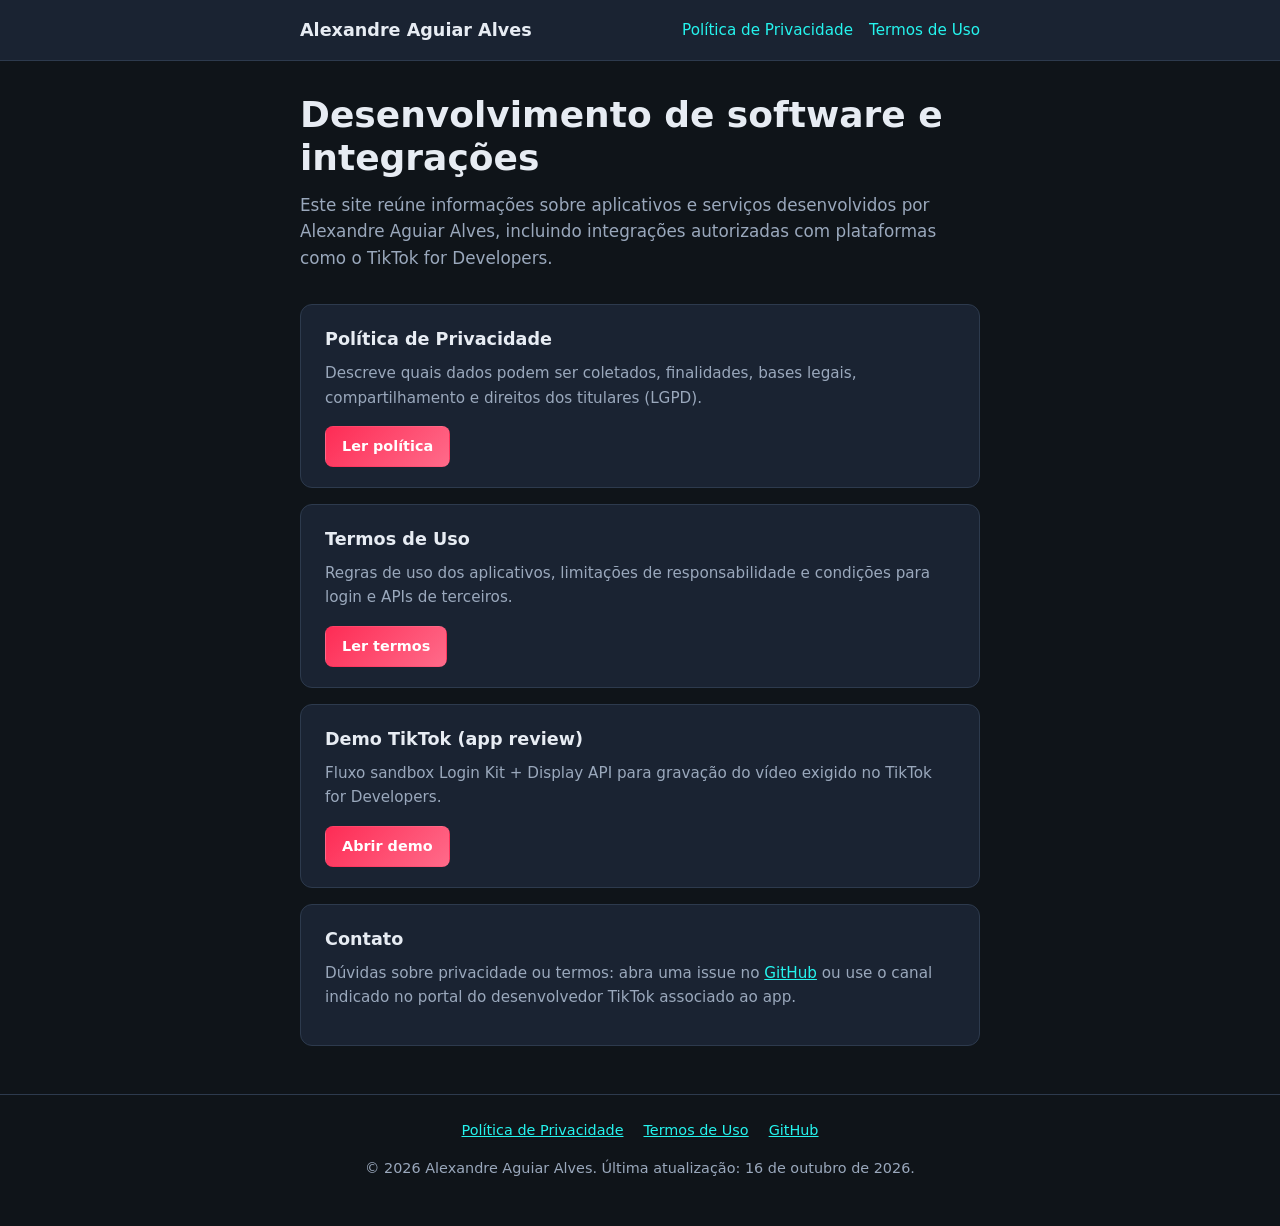
<file: index.html>
<!DOCTYPE html>
<html lang="pt-BR">
  <head>
    <meta charset="utf-8" />
    <meta name="viewport" content="width=device-width, initial-scale=1" />
    <meta
      name="description"
      content="Site oficial de Alexandre Aguiar Alves — aplicativos e integrações com APIs de plataformas sociais."
    />
    <title>Alexandre Aguiar Alves — Desenvolvimento de software</title>
    <link rel="stylesheet" href="assets/styles.css" />
  </head>
  <body>
    <header class="site-header">
      <div class="site-header-inner">
        <a class="brand" href="index.html">Alexandre Aguiar Alves</a>
        <nav class="nav-links" aria-label="Legal">
          <a href="/privacy-policy/">Política de Privacidade</a>
          <a href="/terms-of-service/">Termos de Uso</a>
        </nav>
      </div>
    </header>

    <main>
      <section class="hero">
        <h1>Desenvolvimento de software e integrações</h1>
        <p>
          Este site reúne informações sobre aplicativos e serviços desenvolvidos por
          Alexandre Aguiar Alves, incluindo integrações autorizadas com plataformas
          como o TikTok for Developers.
        </p>
      </section>

      <div class="card-grid">
        <article class="card">
          <h2>Política de Privacidade</h2>
          <p>
            Descreve quais dados podem ser coletados, finalidades, bases legais,
            compartilhamento e direitos dos titulares (LGPD).
          </p>
          <a class="btn btn-primary" href="/privacy-policy/">Ler política</a>
        </article>

        <article class="card">
          <h2>Termos de Uso</h2>
          <p>
            Regras de uso dos aplicativos, limitações de responsabilidade e condições
            para login e APIs de terceiros.
          </p>
          <a class="btn btn-primary" href="/terms-of-service/">Ler termos</a>
        </article>

        <article class="card">
          <h2>Demo TikTok (app review)</h2>
          <p>
            Fluxo sandbox Login Kit + Display API para gravação do vídeo exigido no
            TikTok for Developers.
          </p>
          <a class="btn btn-primary" href="/demo/">Abrir demo</a>
        </article>

        <article class="card">
          <h2>Contato</h2>
          <p>
            Dúvidas sobre privacidade ou termos: abra uma issue no
            <a href="https://github.com/alexandreaguiaralves">GitHub</a> ou use o
            canal indicado no portal do desenvolvedor TikTok associado ao app.
          </p>
        </article>
      </div>
    </main>

    <footer class="site-footer">
      <div class="footer-links">
        <a href="/privacy-policy/">Política de Privacidade</a>
        <a href="/terms-of-service/">Termos de Uso</a>
        <a href="https://github.com/alexandreaguiaralves">GitHub</a>
      </div>
      <p>© 2026 Alexandre Aguiar Alves. Última atualização: 16 de outubro de 2026.</p>
    </footer>
  </body>
</html>
</file>
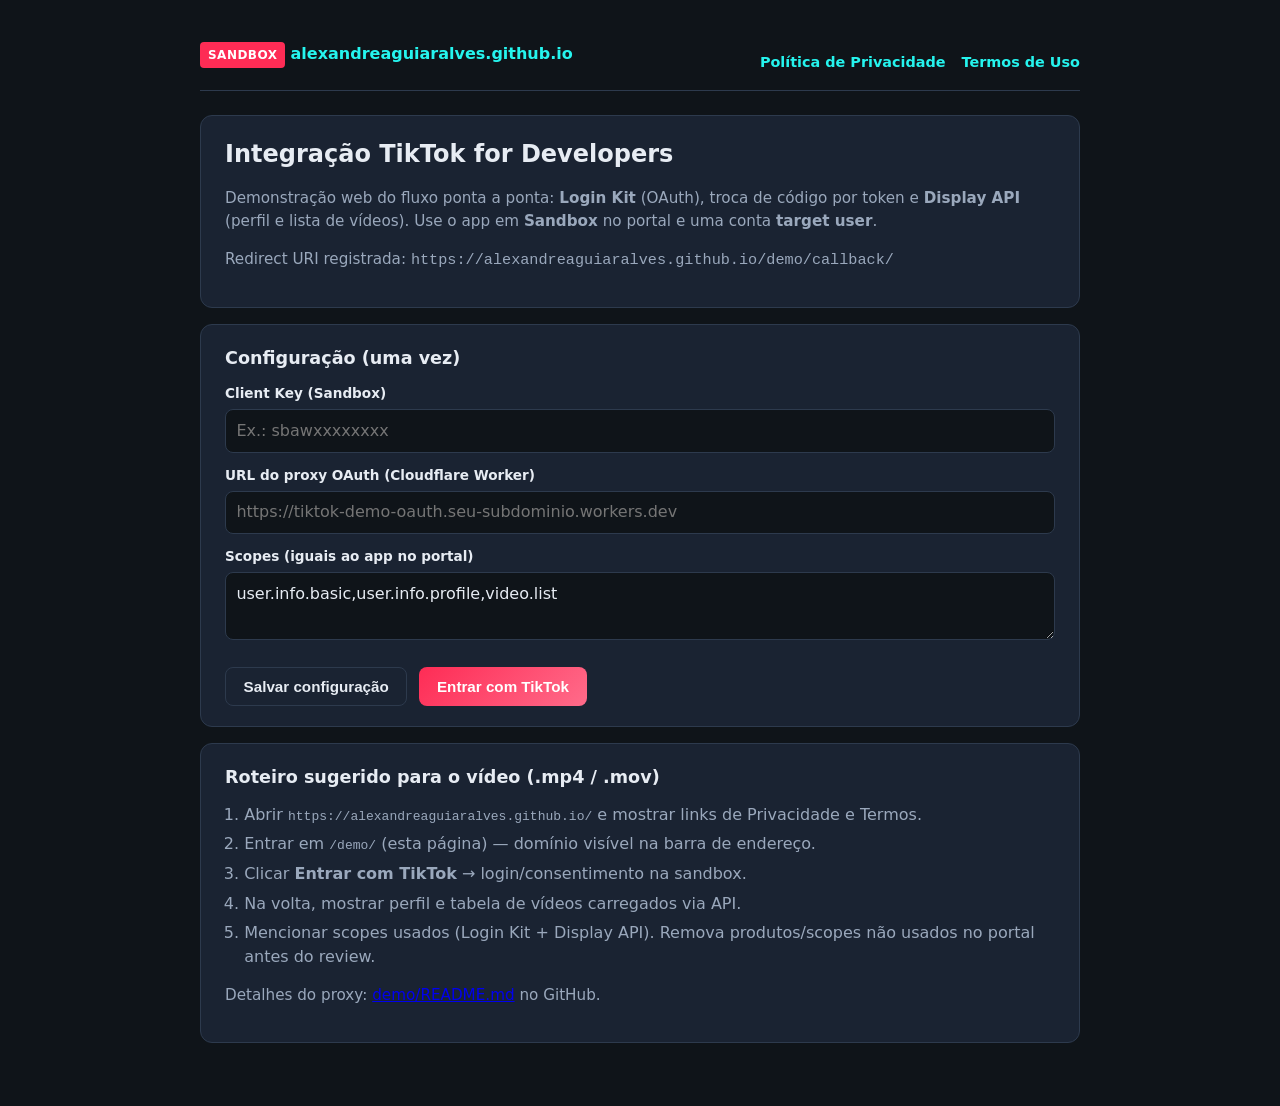
<file: demo/index.html>
<!DOCTYPE html>
<html lang="pt-BR">
  <head>
    <meta charset="utf-8" />
    <meta name="viewport" content="width=device-width, initial-scale=1" />
    <title>Demo TikTok — Login Kit &amp; Display API</title>
    <link rel="stylesheet" href="assets/demo.css" />
  </head>
  <body class="demo-body">
    <div class="demo-wrap">
      <header class="demo-header">
        <div>
          <span class="demo-badge">Sandbox</span>
          <a href="/">alexandreaguiaralves.github.io</a>
        </div>
        <nav class="demo-legal" aria-label="Legal">
          <a href="/privacy-policy/">Política de Privacidade</a>
          <a href="/terms-of-service/">Termos de Uso</a>
        </nav>
      </header>

      <section class="demo-panel">
        <h1>Integração TikTok for Developers</h1>
        <p class="demo-muted">
          Demonstração web do fluxo ponta a ponta: <strong>Login Kit</strong> (OAuth),
          troca de código por token e <strong>Display API</strong> (perfil e lista de vídeos).
          Use o app em <strong>Sandbox</strong> no portal e uma conta <strong>target user</strong>.
        </p>
        <p class="demo-muted">
          Redirect URI registrada:
          <code>https://alexandreaguiaralves.github.io/demo/callback/</code>
        </p>
      </section>

      <section class="demo-panel">
        <h2>Configuração (uma vez)</h2>
        <form id="demo-setup-form">
          <label class="demo-label" for="client-key">Client Key (Sandbox)</label>
          <input
            class="demo-input"
            id="client-key"
            name="clientKey"
            autocomplete="off"
            placeholder="Ex.: sbawxxxxxxxx"
          />

          <label class="demo-label" for="proxy-url">URL do proxy OAuth (Cloudflare Worker)</label>
          <input
            class="demo-input"
            id="proxy-url"
            name="proxyUrl"
            autocomplete="off"
            placeholder="https://tiktok-demo-oauth.seu-subdominio.workers.dev"
          />

          <label class="demo-label" for="scopes">Scopes (iguais ao app no portal)</label>
          <textarea class="demo-textarea" id="scopes" name="scopes"></textarea>

          <div class="demo-actions">
            <button class="demo-btn demo-btn-secondary" type="submit">Salvar configuração</button>
            <button class="demo-btn demo-btn-tiktok" type="button" id="login-btn">
              Entrar com TikTok
            </button>
          </div>
        </form>
        <div id="demo-status" class="demo-status demo-hidden" role="status"></div>
      </section>

      <section class="demo-panel">
        <h2>Roteiro sugerido para o vídeo (.mp4 / .mov)</h2>
        <ol class="demo-steps">
          <li>Abrir <code>https://alexandreaguiaralves.github.io/</code> e mostrar links de Privacidade e Termos.</li>
          <li>Entrar em <code>/demo/</code> (esta página) — domínio visível na barra de endereço.</li>
          <li>Clicar <strong>Entrar com TikTok</strong> → login/consentimento na sandbox.</li>
          <li>Na volta, mostrar perfil e tabela de vídeos carregados via API.</li>
          <li>Mencionar scopes usados (Login Kit + Display API). Remova produtos/scopes não usados no portal antes do review.</li>
        </ol>
        <p class="demo-muted">
          Detalhes do proxy:
          <a href="https://github.com/alexandreaguiaralves/alexandreaguiaralves.github.io/blob/master/demo/README.md"
            >demo/README.md</a
          >
          no GitHub.
        </p>
      </section>
    </div>
    <script src="assets/demo.js"></script>
  </body>
</html>
</file>
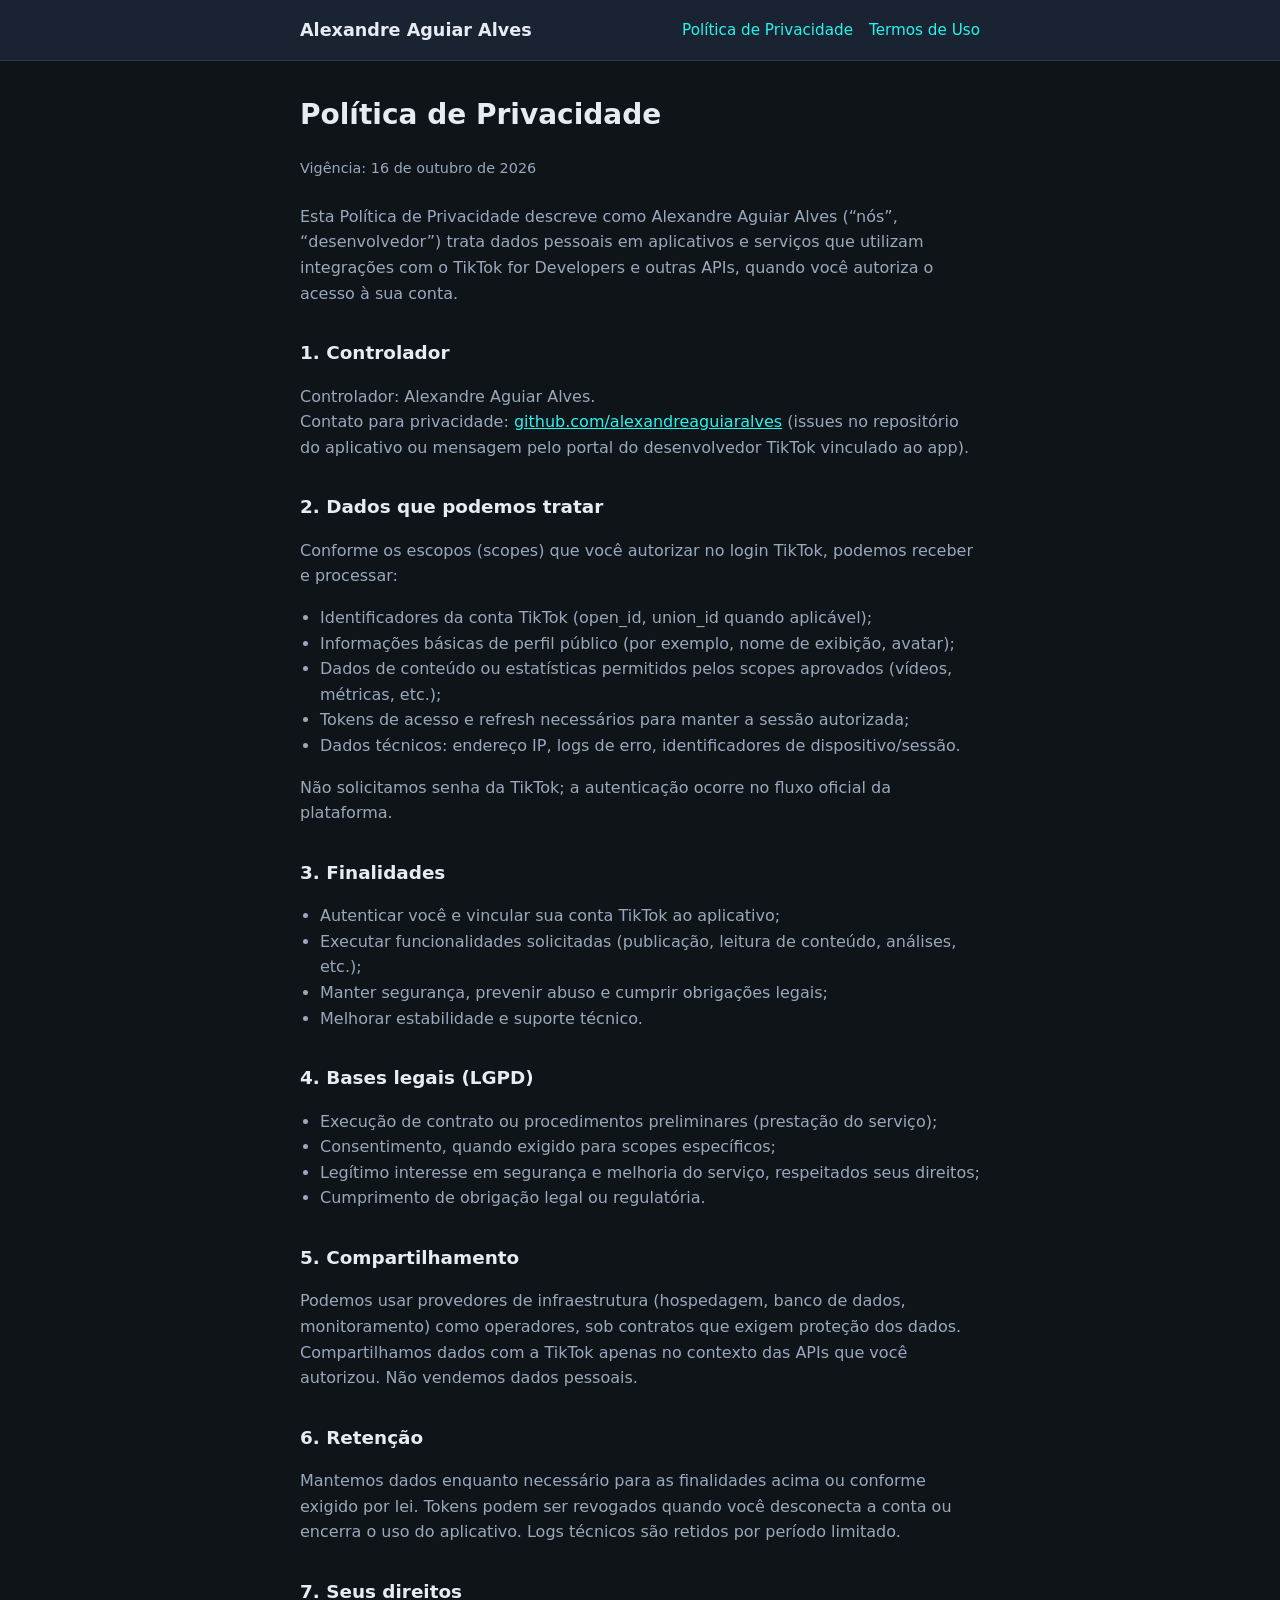
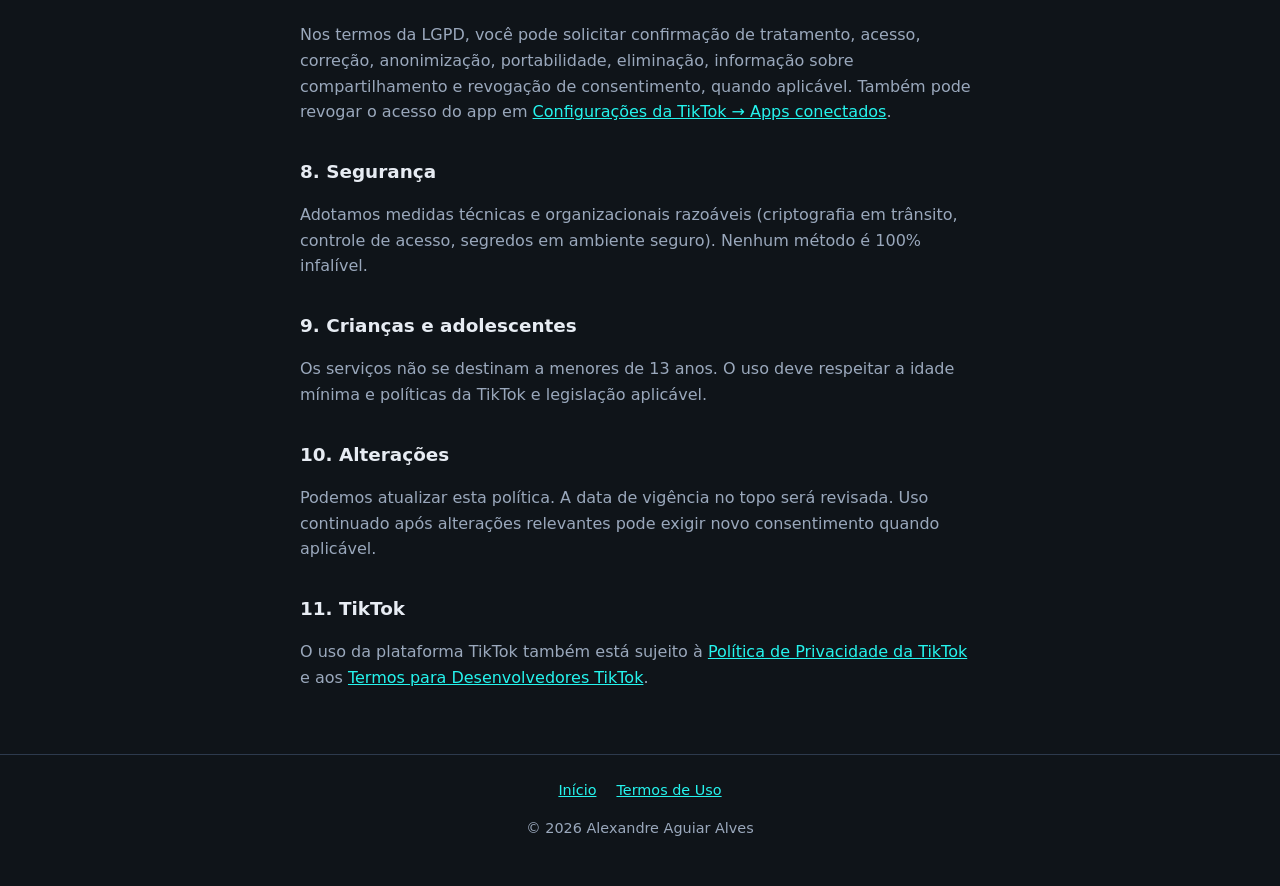
<file: privacy-policy/index.html>
<!DOCTYPE html>
<html lang="pt-BR">
  <head>
    <meta charset="utf-8" />
    <meta name="viewport" content="width=device-width, initial-scale=1" />
    <link rel="canonical" href="https://alexandreaguiaralves.github.io/privacy-policy/" />
    <title>Política de Privacidade — Alexandre Aguiar Alves</title>
    <link rel="stylesheet" href="../assets/styles.css" />
  </head>
  <body>
    <header class="site-header">
      <div class="site-header-inner">
        <a class="brand" href="/">Alexandre Aguiar Alves</a>
        <nav class="nav-links" aria-label="Legal">
          <a href="/privacy-policy/">Política de Privacidade</a>
          <a href="/terms-of-service/">Termos de Uso</a>
        </nav>
      </div>
    </header>

    <main class="legal">
      <h1>Política de Privacidade</h1>
      <p class="meta">Vigência: 16 de outubro de 2026</p>

      <p>
        Esta Política de Privacidade descreve como Alexandre Aguiar Alves (“nós”,
        “desenvolvedor”) trata dados pessoais em aplicativos e serviços que utilizam
        integrações com o TikTok for Developers e outras APIs, quando você autoriza
        o acesso à sua conta.
      </p>

      <h2>1. Controlador</h2>
      <p>
        Controlador: Alexandre Aguiar Alves.<br />
        Contato para privacidade:
        <a href="https://github.com/alexandreaguiaralves">github.com/alexandreaguiaralves</a>
        (issues no repositório do aplicativo ou mensagem pelo portal do desenvolvedor
        TikTok vinculado ao app).
      </p>

      <h2>2. Dados que podemos tratar</h2>
      <p>Conforme os escopos (scopes) que você autorizar no login TikTok, podemos receber e processar:</p>
      <ul>
        <li>Identificadores da conta TikTok (open_id, union_id quando aplicável);</li>
        <li>Informações básicas de perfil público (por exemplo, nome de exibição, avatar);</li>
        <li>Dados de conteúdo ou estatísticas permitidos pelos scopes aprovados (vídeos, métricas, etc.);</li>
        <li>Tokens de acesso e refresh necessários para manter a sessão autorizada;</li>
        <li>Dados técnicos: endereço IP, logs de erro, identificadores de dispositivo/sessão.</li>
      </ul>
      <p>Não solicitamos senha da TikTok; a autenticação ocorre no fluxo oficial da plataforma.</p>

      <h2>3. Finalidades</h2>
      <ul>
        <li>Autenticar você e vincular sua conta TikTok ao aplicativo;</li>
        <li>Executar funcionalidades solicitadas (publicação, leitura de conteúdo, análises, etc.);</li>
        <li>Manter segurança, prevenir abuso e cumprir obrigações legais;</li>
        <li>Melhorar estabilidade e suporte técnico.</li>
      </ul>

      <h2>4. Bases legais (LGPD)</h2>
      <ul>
        <li>Execução de contrato ou procedimentos preliminares (prestação do serviço);</li>
        <li>Consentimento, quando exigido para scopes específicos;</li>
        <li>Legítimo interesse em segurança e melhoria do serviço, respeitados seus direitos;</li>
        <li>Cumprimento de obrigação legal ou regulatória.</li>
      </ul>

      <h2>5. Compartilhamento</h2>
      <p>
        Podemos usar provedores de infraestrutura (hospedagem, banco de dados, monitoramento)
        como operadores, sob contratos que exigem proteção dos dados. Compartilhamos dados
        com a TikTok apenas no contexto das APIs que você autorizou. Não vendemos dados pessoais.
      </p>

      <h2>6. Retenção</h2>
      <p>
        Mantemos dados enquanto necessário para as finalidades acima ou conforme exigido
        por lei. Tokens podem ser revogados quando você desconecta a conta ou encerra o uso
        do aplicativo. Logs técnicos são retidos por período limitado.
      </p>

      <h2>7. Seus direitos</h2>
      <p>
        Nos termos da LGPD, você pode solicitar confirmação de tratamento, acesso, correção,
        anonimização, portabilidade, eliminação, informação sobre compartilhamento e revogação
        de consentimento, quando aplicável. Também pode revogar o acesso do app em
        <a href="https://www.tiktok.com/setting/account/manage-app" rel="noopener noreferrer">Configurações da TikTok → Apps conectados</a>.
      </p>

      <h2>8. Segurança</h2>
      <p>
        Adotamos medidas técnicas e organizacionais razoáveis (criptografia em trânsito,
        controle de acesso, segredos em ambiente seguro). Nenhum método é 100% infalível.
      </p>

      <h2>9. Crianças e adolescentes</h2>
      <p>
        Os serviços não se destinam a menores de 13 anos. O uso deve respeitar a idade
        mínima e políticas da TikTok e legislação aplicável.
      </p>

      <h2>10. Alterações</h2>
      <p>
        Podemos atualizar esta política. A data de vigência no topo será revisada.
        Uso continuado após alterações relevantes pode exigir novo consentimento quando
        aplicável.
      </p>

      <h2>11. TikTok</h2>
      <p>
        O uso da plataforma TikTok também está sujeito à
        <a href="https://www.tiktok.com/legal/page/global/privacy-policy/en" rel="noopener noreferrer">Política de Privacidade da TikTok</a>
        e aos
        <a href="https://www.tiktok.com/legal/page/global/tik-tok-developer-terms-of-service/en" rel="noopener noreferrer">Termos para Desenvolvedores TikTok</a>.
      </p>
    </main>

    <footer class="site-footer">
      <div class="footer-links">
        <a href="/">Início</a>
        <a href="/terms-of-service/">Termos de Uso</a>
      </div>
      <p>© 2026 Alexandre Aguiar Alves</p>
    </footer>
  </body>
</html>
</file>
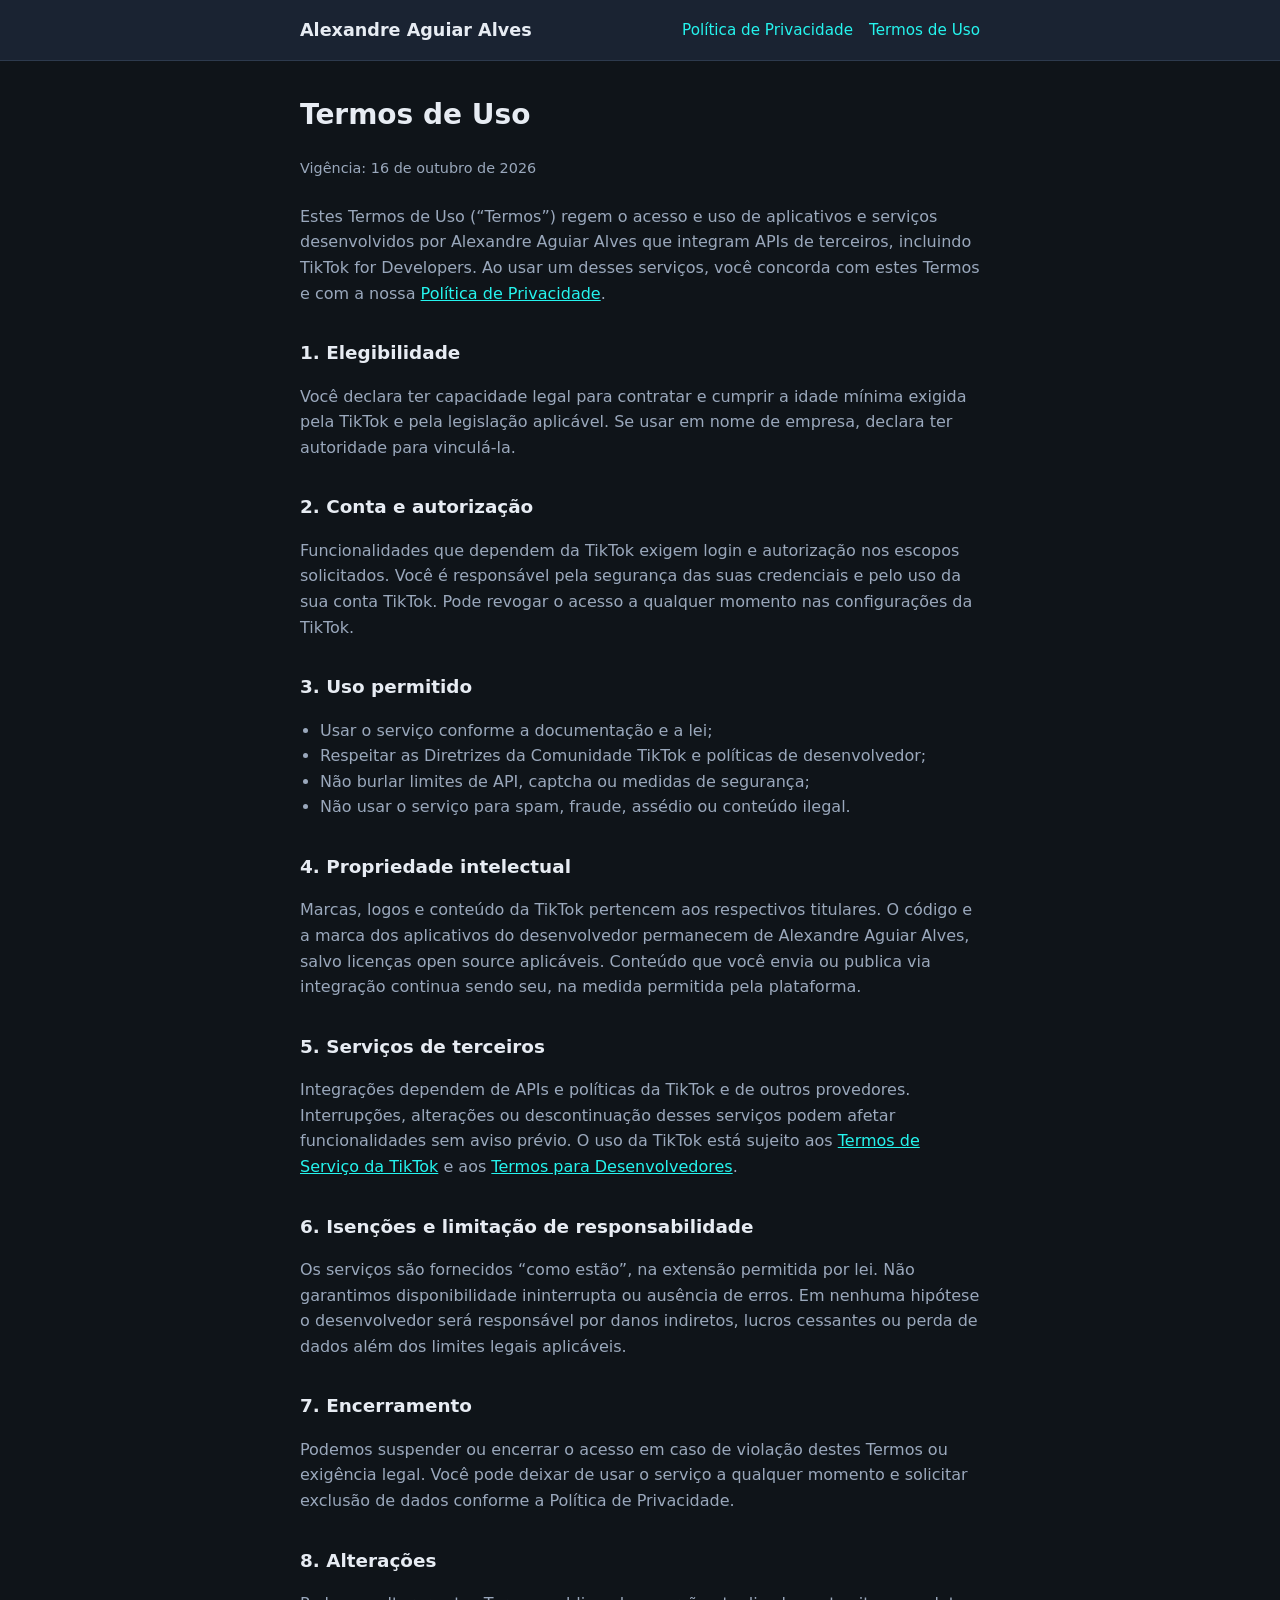
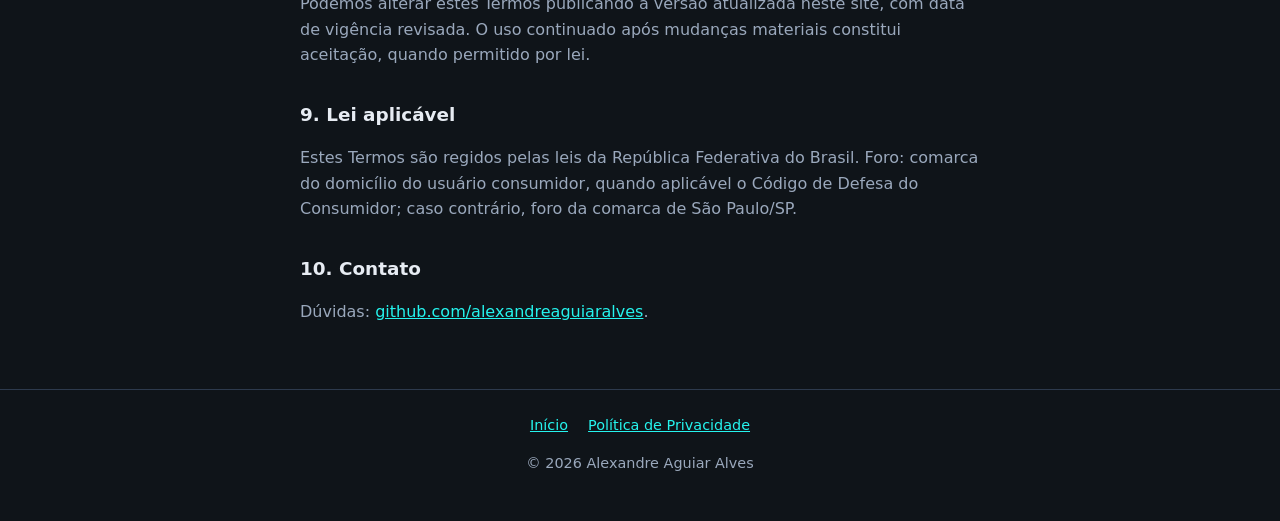
<file: terms-of-service/index.html>
<!DOCTYPE html>
<html lang="pt-BR">
  <head>
    <meta charset="utf-8" />
    <meta name="viewport" content="width=device-width, initial-scale=1" />
    <link rel="canonical" href="https://alexandreaguiaralves.github.io/terms-of-service/" />
    <title>Termos de Uso — Alexandre Aguiar Alves</title>
    <link rel="stylesheet" href="../assets/styles.css" />
  </head>
  <body>
    <header class="site-header">
      <div class="site-header-inner">
        <a class="brand" href="/">Alexandre Aguiar Alves</a>
        <nav class="nav-links" aria-label="Legal">
          <a href="/privacy-policy/">Política de Privacidade</a>
          <a href="/terms-of-service/">Termos de Uso</a>
        </nav>
      </div>
    </header>

    <main class="legal">
      <h1>Termos de Uso</h1>
      <p class="meta">Vigência: 16 de outubro de 2026</p>

      <p>
        Estes Termos de Uso (“Termos”) regem o acesso e uso de aplicativos e serviços
        desenvolvidos por Alexandre Aguiar Alves que integram APIs de terceiros, incluindo
        TikTok for Developers. Ao usar um desses serviços, você concorda com estes Termos
        e com a nossa
        <a href="/privacy-policy/">Política de Privacidade</a>.
      </p>

      <h2>1. Elegibilidade</h2>
      <p>
        Você declara ter capacidade legal para contratar e cumprir a idade mínima exigida
        pela TikTok e pela legislação aplicável. Se usar em nome de empresa, declara ter
        autoridade para vinculá-la.
      </p>

      <h2>2. Conta e autorização</h2>
      <p>
        Funcionalidades que dependem da TikTok exigem login e autorização nos escopos
        solicitados. Você é responsável pela segurança das suas credenciais e pelo uso
        da sua conta TikTok. Pode revogar o acesso a qualquer momento nas configurações
        da TikTok.
      </p>

      <h2>3. Uso permitido</h2>
      <ul>
        <li>Usar o serviço conforme a documentação e a lei;</li>
        <li>Respeitar as Diretrizes da Comunidade TikTok e políticas de desenvolvedor;</li>
        <li>Não burlar limites de API, captcha ou medidas de segurança;</li>
        <li>Não usar o serviço para spam, fraude, assédio ou conteúdo ilegal.</li>
      </ul>

      <h2>4. Propriedade intelectual</h2>
      <p>
        Marcas, logos e conteúdo da TikTok pertencem aos respectivos titulares. O código
        e a marca dos aplicativos do desenvolvedor permanecem de Alexandre Aguiar Alves,
        salvo licenças open source aplicáveis. Conteúdo que você envia ou publica via
        integração continua sendo seu, na medida permitida pela plataforma.
      </p>

      <h2>5. Serviços de terceiros</h2>
      <p>
        Integrações dependem de APIs e políticas da TikTok e de outros provedores.
        Interrupções, alterações ou descontinuação desses serviços podem afetar
        funcionalidades sem aviso prévio. O uso da TikTok está sujeito aos
        <a href="https://www.tiktok.com/legal/page/global/terms-of-service/en" rel="noopener noreferrer">Termos de Serviço da TikTok</a>
        e aos
        <a href="https://www.tiktok.com/legal/page/global/tik-tok-developer-terms-of-service/en" rel="noopener noreferrer">Termos para Desenvolvedores</a>.
      </p>

      <h2>6. Isenções e limitação de responsabilidade</h2>
      <p>
        Os serviços são fornecidos “como estão”, na extensão permitida por lei. Não
        garantimos disponibilidade ininterrupta ou ausência de erros. Em nenhuma hipótese
        o desenvolvedor será responsável por danos indiretos, lucros cessantes ou perda
        de dados além dos limites legais aplicáveis.
      </p>

      <h2>7. Encerramento</h2>
      <p>
        Podemos suspender ou encerrar o acesso em caso de violação destes Termos ou
        exigência legal. Você pode deixar de usar o serviço a qualquer momento e
        solicitar exclusão de dados conforme a Política de Privacidade.
      </p>

      <h2>8. Alterações</h2>
      <p>
        Podemos alterar estes Termos publicando a versão atualizada neste site, com
        data de vigência revisada. O uso continuado após mudanças materiais constitui
        aceitação, quando permitido por lei.
      </p>

      <h2>9. Lei aplicável</h2>
      <p>
        Estes Termos são regidos pelas leis da República Federativa do Brasil. Foro:
        comarca do domicílio do usuário consumidor, quando aplicável o Código de Defesa
        do Consumidor; caso contrário, foro da comarca de São Paulo/SP.
      </p>

      <h2>10. Contato</h2>
      <p>
        Dúvidas:
        <a href="https://github.com/alexandreaguiaralves">github.com/alexandreaguiaralves</a>.
      </p>
    </main>

    <footer class="site-footer">
      <div class="footer-links">
        <a href="/">Início</a>
        <a href="/privacy-policy/">Política de Privacidade</a>
      </div>
      <p>© 2026 Alexandre Aguiar Alves</p>
    </footer>
  </body>
</html>
</file>
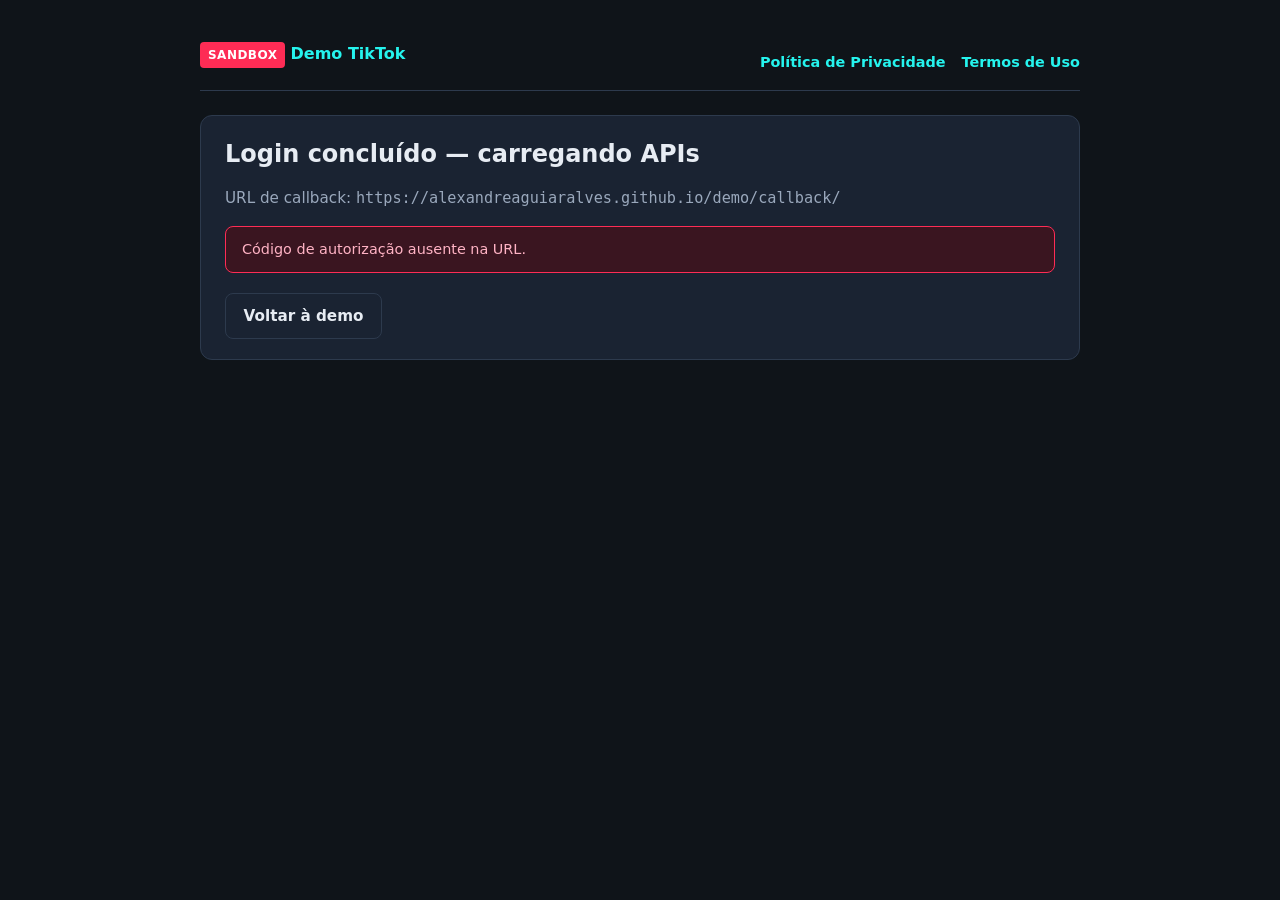
<file: demo/callback/index.html>
<!DOCTYPE html>
<html lang="pt-BR">
  <head>
    <meta charset="utf-8" />
    <meta name="viewport" content="width=device-width, initial-scale=1" />
    <title>Callback OAuth — Demo TikTok</title>
    <link rel="stylesheet" href="../assets/demo.css" />
  </head>
  <body class="demo-body demo-callback">
    <div class="demo-wrap">
      <header class="demo-header">
        <div>
          <span class="demo-badge">Sandbox</span>
          <a href="/demo/">Demo TikTok</a>
        </div>
        <nav class="demo-legal" aria-label="Legal">
          <a href="/privacy-policy/">Política de Privacidade</a>
          <a href="/terms-of-service/">Termos de Uso</a>
        </nav>
      </header>

      <section class="demo-panel">
        <h1>Login concluído — carregando APIs</h1>
        <p class="demo-muted">
          URL de callback:
          <code>https://alexandreaguiaralves.github.io/demo/callback/</code>
        </p>
        <div id="demo-status" class="demo-status demo-status-info">Processando…</div>
        <div class="demo-actions">
          <a class="demo-btn demo-btn-secondary" href="/demo/">Voltar à demo</a>
        </div>
      </section>

      <section id="profile-panel" class="demo-panel demo-hidden">
        <h2>Display API — Perfil do usuário</h2>
        <div class="demo-profile">
          <img id="profile-avatar" class="demo-avatar" alt="" width="88" height="88" />
          <div>
            <h3 id="profile-name" style="margin: 0 0 0.25rem">—</h3>
            <p id="profile-username" class="demo-muted" style="margin: 0">—</p>
            <p id="profile-open-id" class="demo-muted" style="margin: 0.35rem 0 0; font-size: 0.85rem"></p>
          </div>
        </div>
        <div id="profile-stats" class="demo-stats"></div>
      </section>

      <section id="videos-panel" class="demo-panel demo-hidden">
        <h2>Display API — Vídeos (scope video.list)</h2>
        <table class="demo-table">
          <thead>
            <tr>
              <th>Título / descrição</th>
              <th>ID</th>
              <th>Criado em</th>
            </tr>
          </thead>
          <tbody id="video-rows"></tbody>
        </table>
      </section>
    </div>
    <script src="../assets/demo.js"></script>
  </body>
</html>
</file>
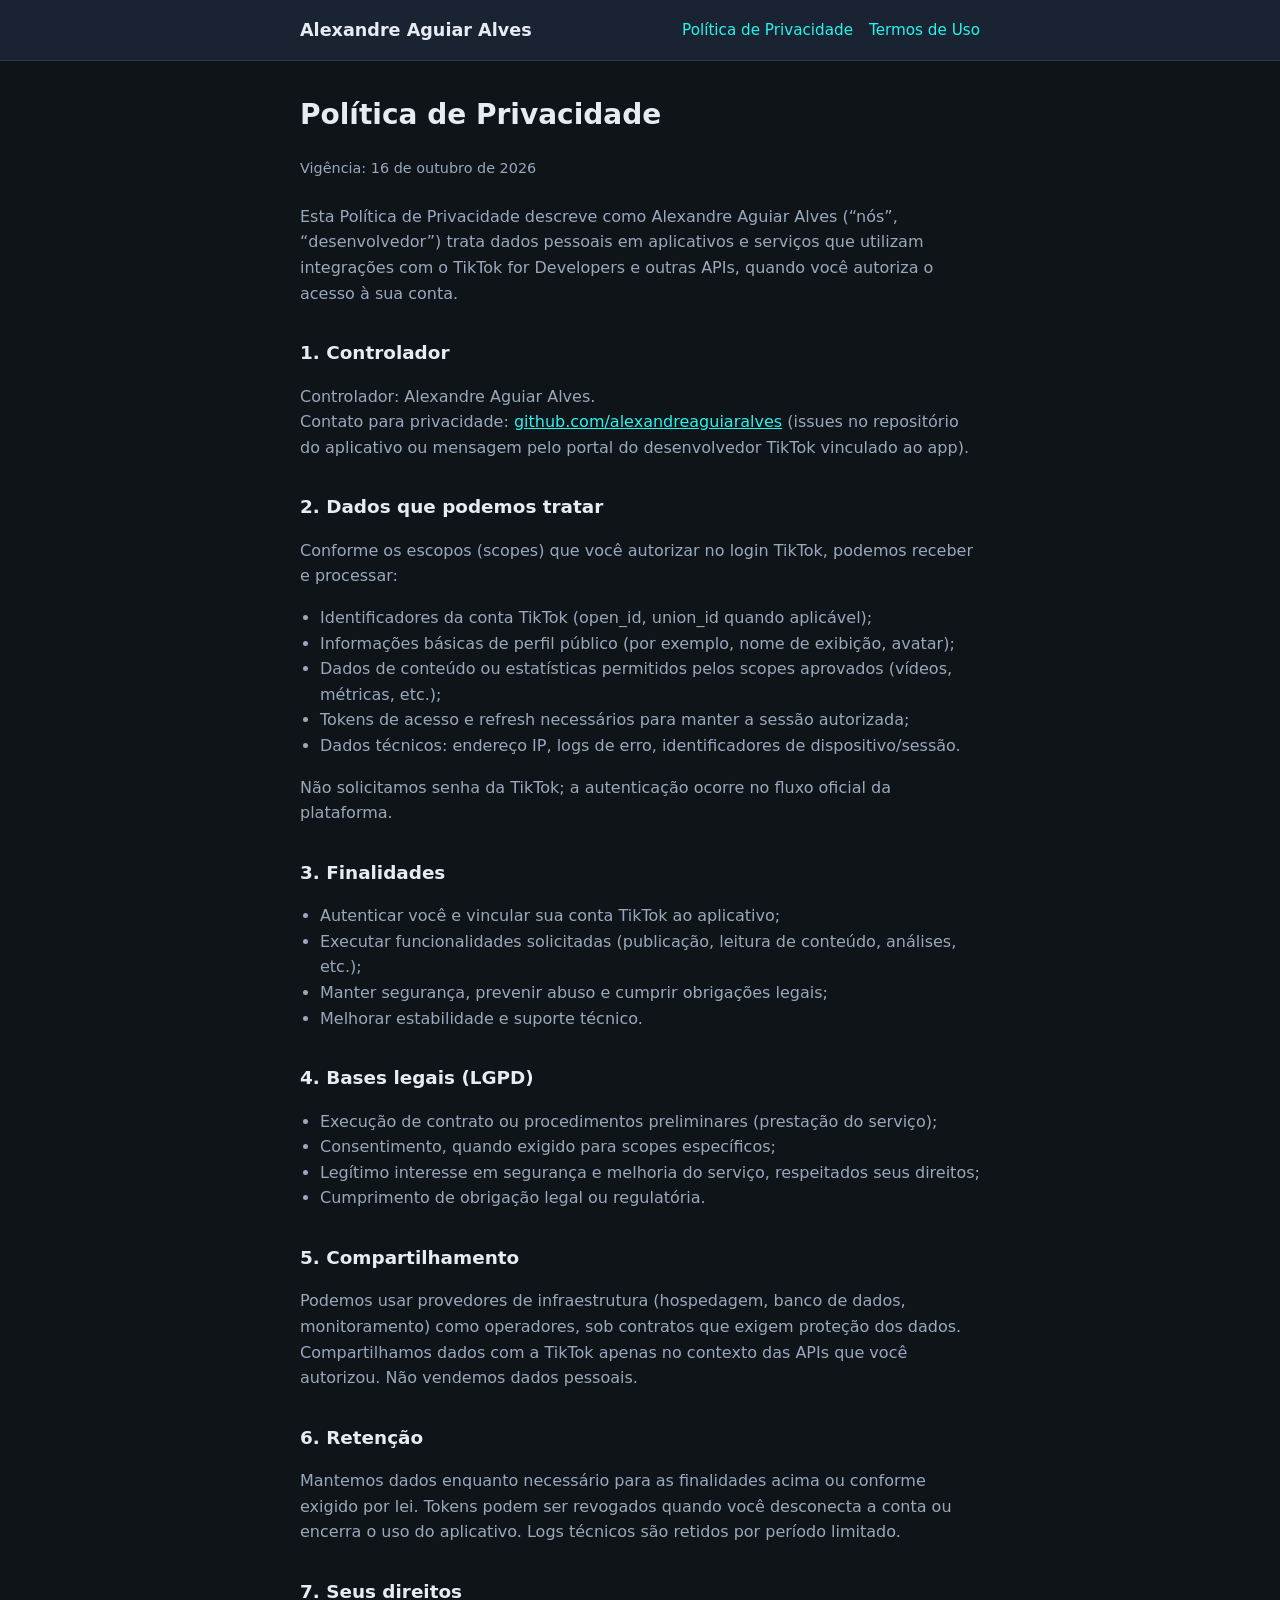
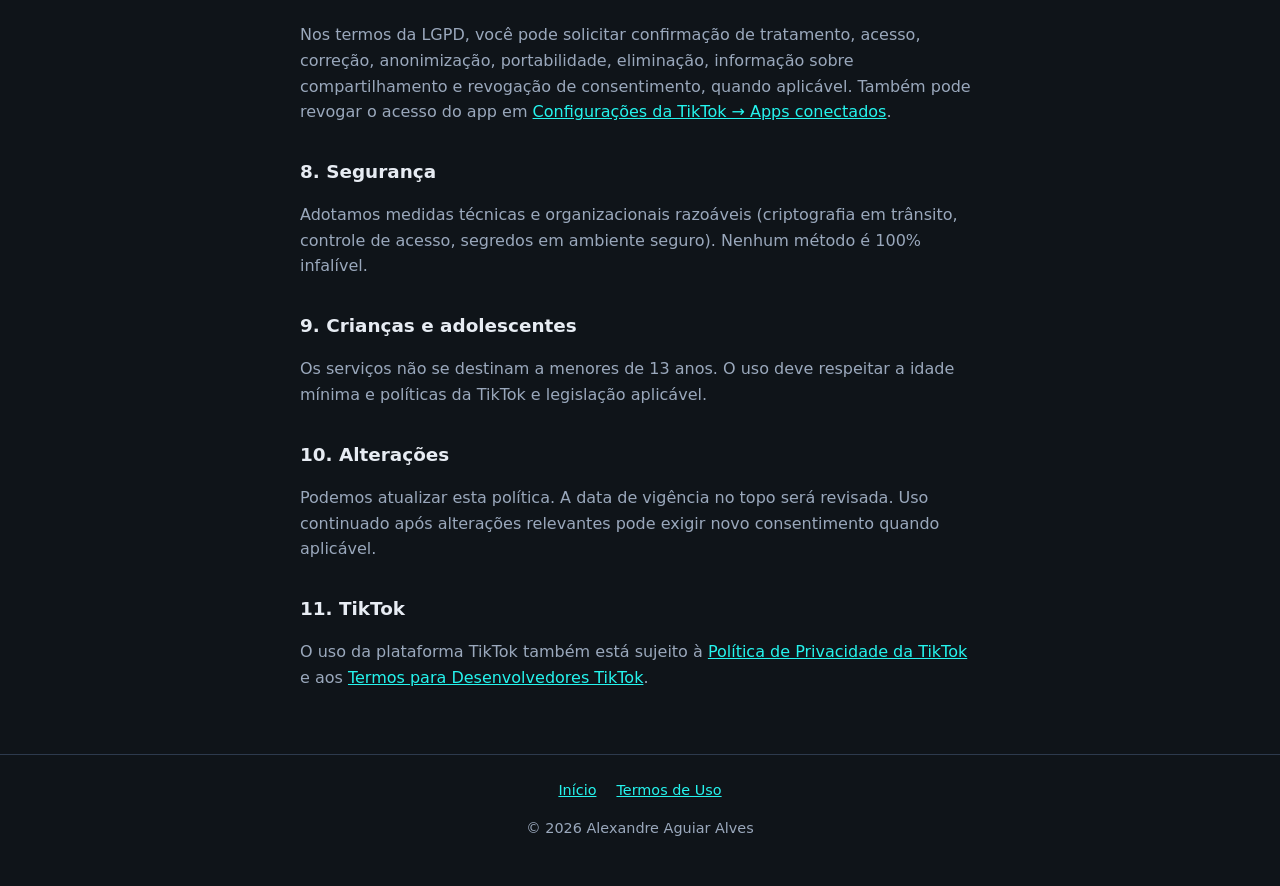
<file: privacy-policy.html>
<!DOCTYPE html>
<html lang="pt-BR">
  <head>
    <meta charset="utf-8" />
    <meta http-equiv="refresh" content="0; url=/privacy-policy/" />
    <link rel="canonical" href="https://alexandreaguiaralves.github.io/privacy-policy/" />
    <title>Redirecionando…</title>
  </head>
  <body>
    <p><a href="/privacy-policy/">Política de Privacidade</a></p>
  </body>
</html>
</file>
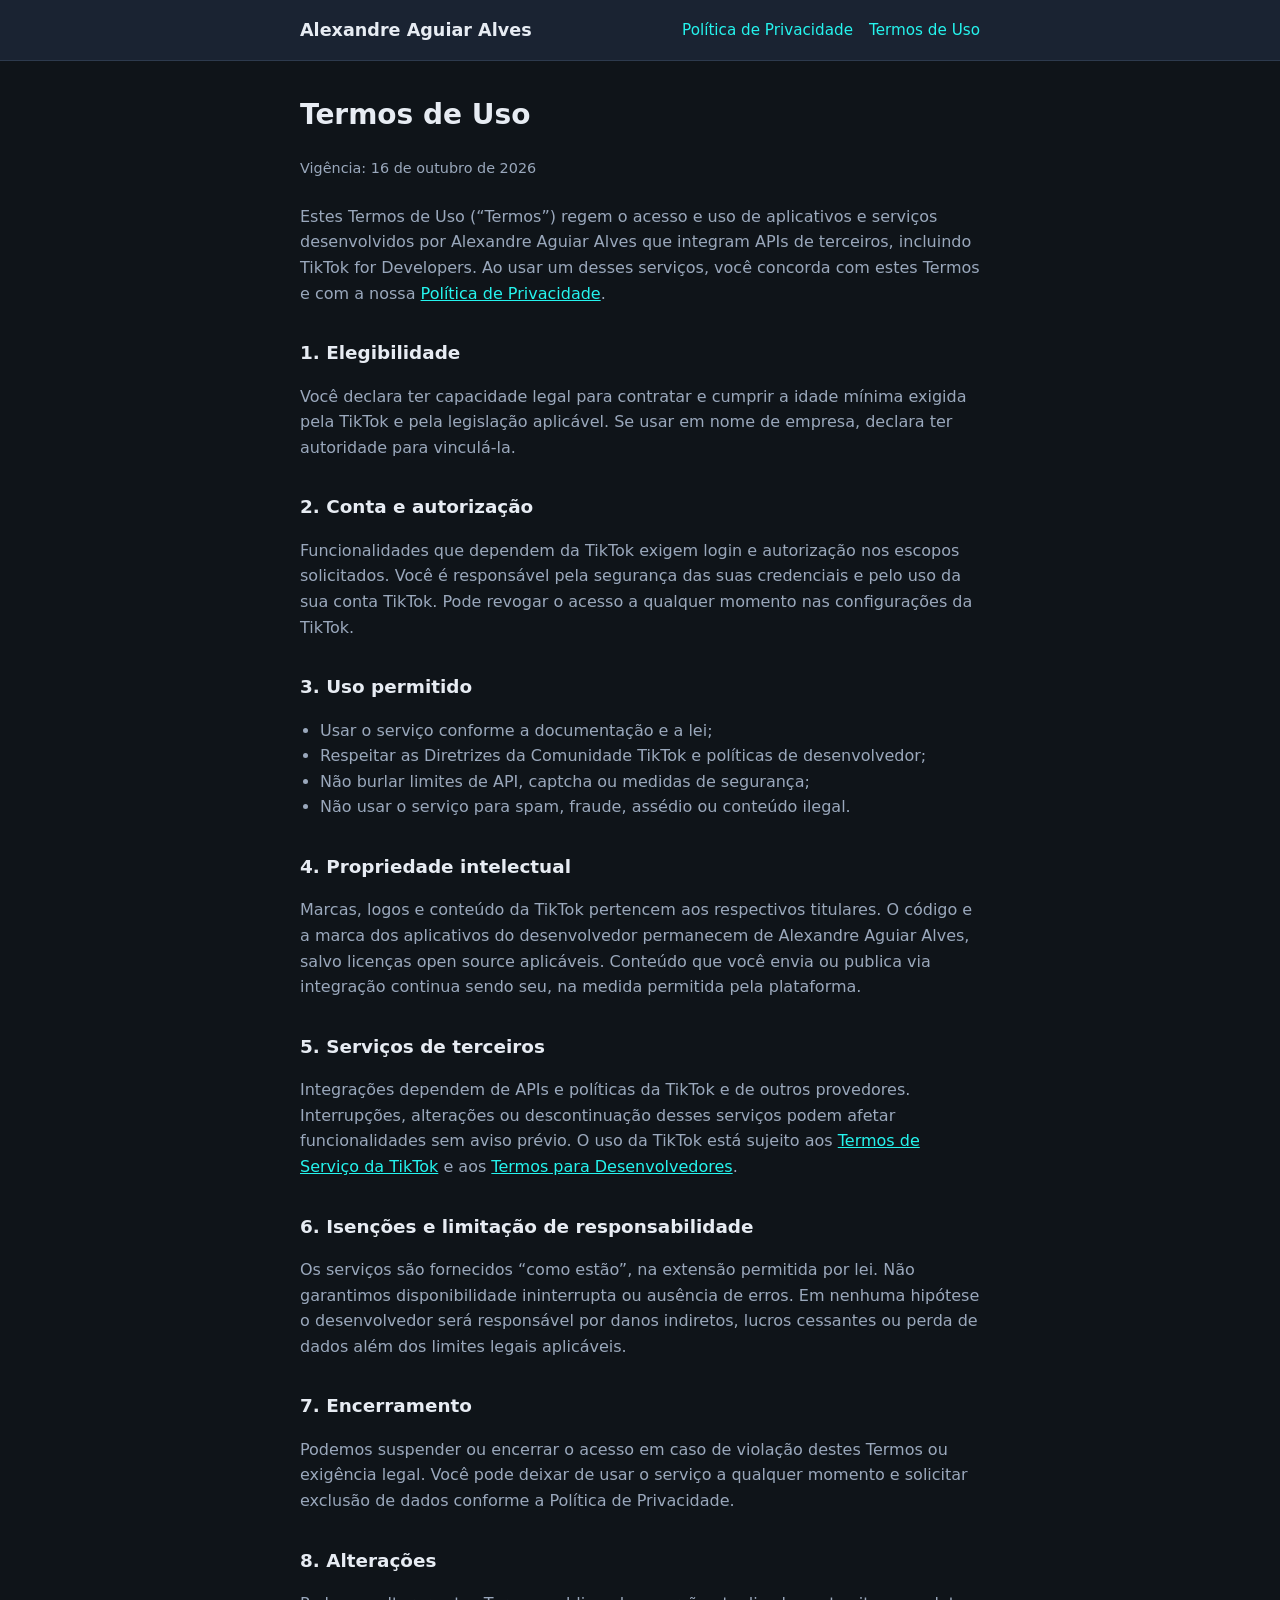
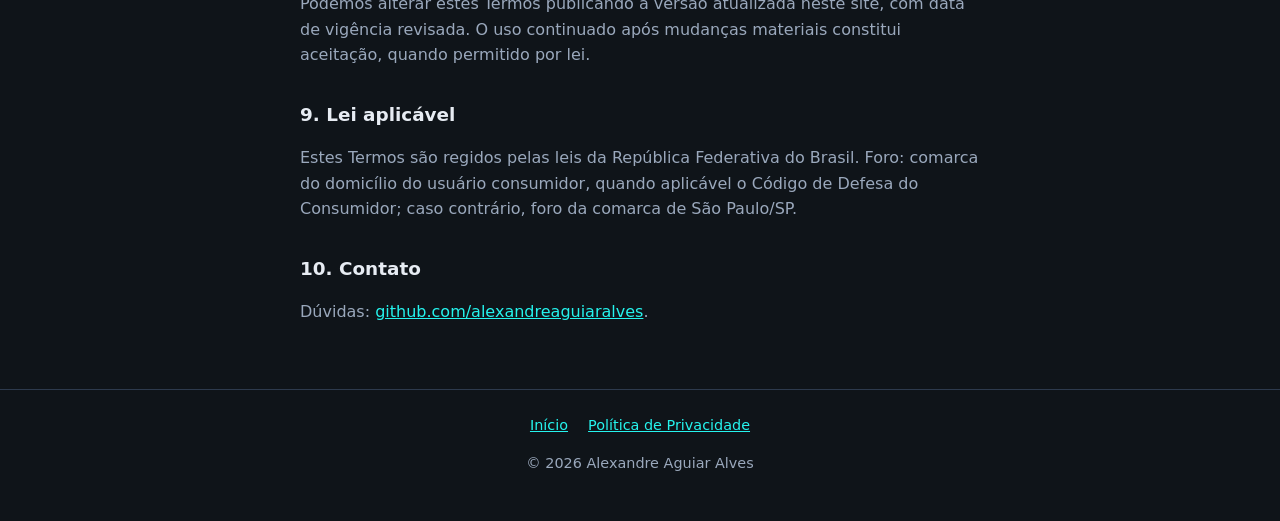
<file: terms-of-service.html>
<!DOCTYPE html>
<html lang="pt-BR">
  <head>
    <meta charset="utf-8" />
    <meta http-equiv="refresh" content="0; url=/terms-of-service/" />
    <link rel="canonical" href="https://alexandreaguiaralves.github.io/terms-of-service/" />
    <title>Redirecionando…</title>
  </head>
  <body>
    <p><a href="/terms-of-service/">Termos de Uso</a></p>
  </body>
</html>
</file>
<file: assets/styles.css>
:root {
  --bg: #0f1419;
  --surface: #1a2332;
  --text: #e7ecf3;
  --muted: #9aa8bc;
  --accent: #25f4ee;
  --accent-2: #fe2c55;
  --border: #2d3a4d;
  --max: 720px;
}

* {
  box-sizing: border-box;
}

body {
  margin: 0;
  font-family: "Segoe UI", system-ui, -apple-system, sans-serif;
  background: var(--bg);
  color: var(--text);
  line-height: 1.6;
}

a {
  color: var(--accent);
}

a:hover {
  color: #7af8f4;
}

.site-header {
  border-bottom: 1px solid var(--border);
  background: var(--surface);
}

.site-header-inner {
  max-width: var(--max);
  margin: 0 auto;
  padding: 1rem 1.25rem;
  display: flex;
  flex-wrap: wrap;
  align-items: center;
  justify-content: space-between;
  gap: 0.75rem;
}

.brand {
  font-weight: 700;
  font-size: 1.1rem;
  color: var(--text);
  text-decoration: none;
}

.nav-links {
  display: flex;
  flex-wrap: wrap;
  gap: 1rem;
  font-size: 0.95rem;
}

.nav-links a {
  text-decoration: none;
  font-weight: 500;
}

main {
  max-width: var(--max);
  margin: 0 auto;
  padding: 2rem 1.25rem 3rem;
}

.hero {
  margin-bottom: 2rem;
}

.hero h1 {
  font-size: clamp(1.75rem, 4vw, 2.25rem);
  line-height: 1.2;
  margin: 0 0 0.75rem;
}

.hero p {
  color: var(--muted);
  margin: 0;
  font-size: 1.05rem;
}

.card-grid {
  display: grid;
  gap: 1rem;
}

.card {
  background: var(--surface);
  border: 1px solid var(--border);
  border-radius: 12px;
  padding: 1.25rem 1.5rem;
}

.card h2 {
  margin: 0 0 0.5rem;
  font-size: 1.1rem;
}

.card p {
  margin: 0 0 1rem;
  color: var(--muted);
  font-size: 0.95rem;
}

.btn {
  display: inline-block;
  padding: 0.5rem 1rem;
  border-radius: 8px;
  text-decoration: none;
  font-weight: 600;
  font-size: 0.9rem;
  border: 1px solid var(--border);
  background: transparent;
  color: var(--text);
}

.btn-primary {
  background: linear-gradient(135deg, var(--accent-2), #ff6b8a);
  border-color: transparent;
  color: #fff;
}

.legal h1 {
  font-size: 1.75rem;
  margin-top: 0;
}

.legal h2 {
  font-size: 1.15rem;
  margin-top: 2rem;
}

.legal p,
.legal li {
  color: var(--muted);
}

.legal ul {
  padding-left: 1.25rem;
}

.meta {
  font-size: 0.9rem;
  color: var(--muted);
  margin-bottom: 1.5rem;
}

.site-footer {
  border-top: 1px solid var(--border);
  padding: 1.5rem 1.25rem 2rem;
  text-align: center;
  color: var(--muted);
  font-size: 0.9rem;
}

.site-footer .footer-links {
  display: flex;
  justify-content: center;
  flex-wrap: wrap;
  gap: 1.25rem;
  margin-bottom: 0.75rem;
}

.site-footer a {
  font-weight: 500;
}
</file>
<file: demo/assets/demo.css>
.demo-body {
  margin: 0;
  font-family: "Segoe UI", system-ui, sans-serif;
  background: #0f1419;
  color: #e7ecf3;
  line-height: 1.5;
}

.demo-wrap {
  max-width: 880px;
  margin: 0 auto;
  padding: 1.25rem 1.25rem 3rem;
}

.demo-header {
  display: flex;
  flex-wrap: wrap;
  align-items: center;
  justify-content: space-between;
  gap: 0.75rem;
  padding: 1rem 0;
  border-bottom: 1px solid #2d3a4d;
  margin-bottom: 1.5rem;
}

.demo-header a {
  color: #25f4ee;
  text-decoration: none;
  font-weight: 600;
}

.demo-badge {
  display: inline-block;
  font-size: 0.75rem;
  font-weight: 700;
  letter-spacing: 0.04em;
  text-transform: uppercase;
  background: #fe2c55;
  color: #fff;
  padding: 0.25rem 0.5rem;
  border-radius: 4px;
}

.demo-panel {
  background: #1a2332;
  border: 1px solid #2d3a4d;
  border-radius: 12px;
  padding: 1.25rem 1.5rem;
  margin-bottom: 1rem;
}

.demo-panel h1 {
  margin: 0 0 0.5rem;
  font-size: 1.5rem;
}

.demo-panel h2 {
  margin: 0 0 0.75rem;
  font-size: 1.1rem;
}

.demo-muted {
  color: #9aa8bc;
  font-size: 0.95rem;
}

.demo-label {
  display: block;
  font-size: 0.85rem;
  font-weight: 600;
  margin: 0.75rem 0 0.35rem;
}

.demo-input,
.demo-textarea {
  width: 100%;
  max-width: 100%;
  box-sizing: border-box;
  padding: 0.55rem 0.65rem;
  border-radius: 8px;
  border: 1px solid #2d3a4d;
  background: #0f1419;
  color: #e7ecf3;
  font: inherit;
}

.demo-textarea {
  min-height: 4rem;
  resize: vertical;
}

.demo-actions {
  display: flex;
  flex-wrap: wrap;
  gap: 0.75rem;
  margin-top: 1.25rem;
}

.demo-btn {
  border: none;
  border-radius: 8px;
  padding: 0.65rem 1.1rem;
  font-weight: 700;
  font-size: 0.95rem;
  cursor: pointer;
  text-decoration: none;
  display: inline-flex;
  align-items: center;
  gap: 0.4rem;
}

.demo-btn-tiktok {
  background: linear-gradient(135deg, #fe2c55, #ff6b8a);
  color: #fff;
}

.demo-btn-secondary {
  background: transparent;
  border: 1px solid #2d3a4d;
  color: #e7ecf3;
}

.demo-btn:disabled {
  opacity: 0.5;
  cursor: not-allowed;
}

.demo-legal {
  display: flex;
  flex-wrap: wrap;
  gap: 1rem;
  font-size: 0.9rem;
  margin-top: 1rem;
}

.demo-legal a {
  color: #25f4ee;
}

.demo-status {
  margin-top: 1rem;
  padding: 0.75rem 1rem;
  border-radius: 8px;
  font-size: 0.9rem;
}

.demo-status-info {
  background: #152238;
  border: 1px solid #2d3a4d;
  color: #9aa8bc;
}

.demo-status-error {
  background: #3a1520;
  border: 1px solid #fe2c55;
  color: #ffb3c4;
}

.demo-status-success {
  background: #123328;
  border: 1px solid #25f4ee;
  color: #b8fff9;
}

.demo-profile {
  display: flex;
  gap: 1rem;
  align-items: flex-start;
  flex-wrap: wrap;
}

.demo-avatar {
  width: 88px;
  height: 88px;
  border-radius: 50%;
  object-fit: cover;
  border: 2px solid #2d3a4d;
  background: #0f1419;
}

.demo-stats {
  display: grid;
  grid-template-columns: repeat(auto-fill, minmax(120px, 1fr));
  gap: 0.75rem;
  margin-top: 1rem;
}

.demo-stat {
  background: #0f1419;
  border: 1px solid #2d3a4d;
  border-radius: 8px;
  padding: 0.65rem 0.75rem;
}

.demo-stat strong {
  display: block;
  font-size: 1.1rem;
}

.demo-stat span {
  font-size: 0.8rem;
  color: #9aa8bc;
}

.demo-table {
  width: 100%;
  border-collapse: collapse;
  font-size: 0.9rem;
  margin-top: 0.75rem;
}

.demo-table th,
.demo-table td {
  border-bottom: 1px solid #2d3a4d;
  padding: 0.5rem 0.35rem;
  text-align: left;
}

.demo-table th {
  color: #9aa8bc;
  font-weight: 600;
}

.demo-steps {
  margin: 0;
  padding-left: 1.2rem;
  color: #9aa8bc;
}

.demo-steps li {
  margin-bottom: 0.35rem;
}

.demo-hidden {
  display: none !important;
}
</file>
